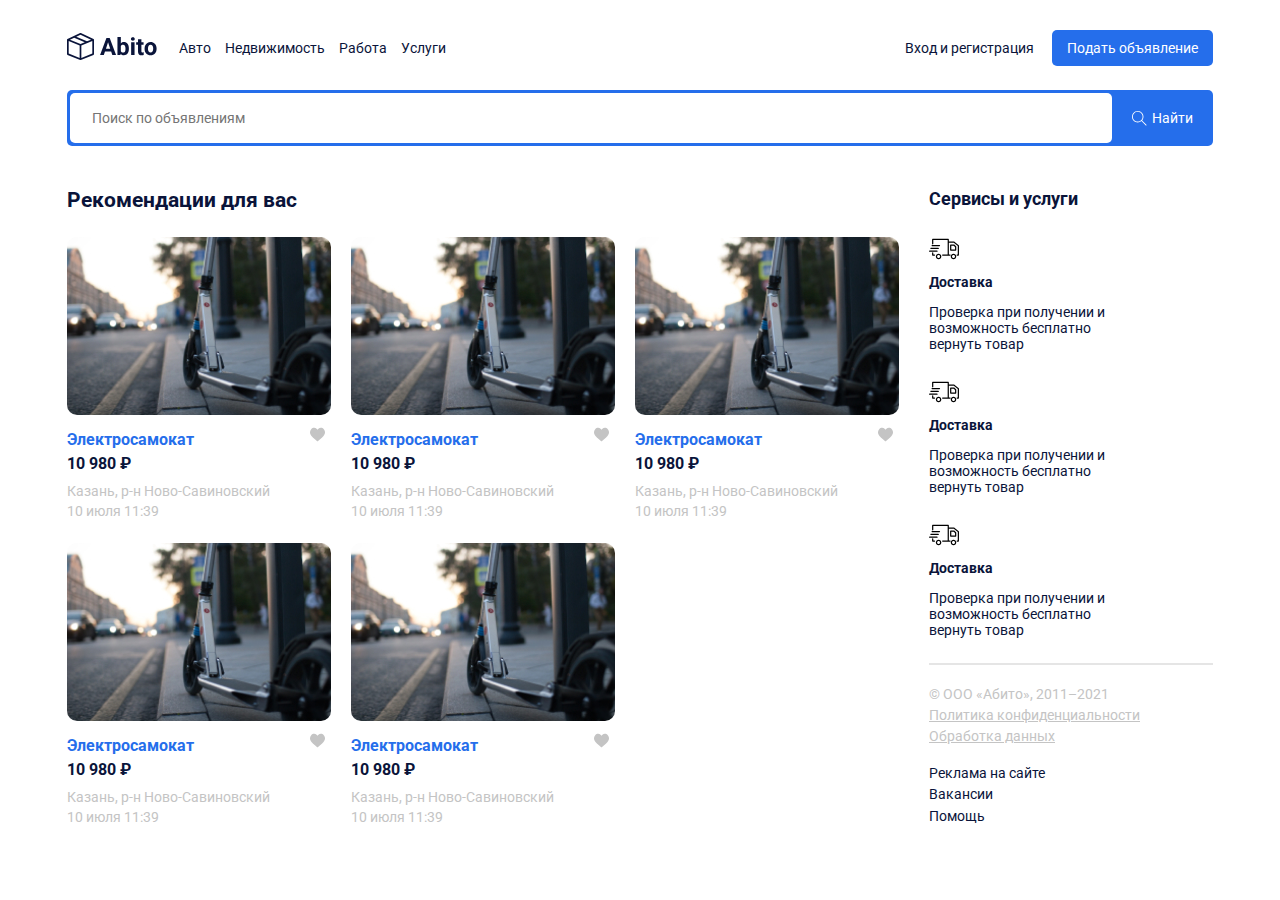
<file: index.html>
<!DOCTYPE html>
<html lang="en">
<head>
	<meta charset="UTF-8">
	<meta http-equiv="X-UA-Compatible" content="IE=edge">
	<meta name="viewport" content="width=device-width, initial-scale=1.0">
	<title>Abito - доска объявлений</title>
	<link rel="stylesheet" href="css/normalize.css">
	<link rel="stylesheet" href="css/style.css">
	<!-- шрифты google fonts -->
	<link rel="preconnect" href="https://fonts.googleapis.com">
	<link rel="preconnect" href="https://fonts.gstatic.com" crossorigin>
	<link href="https://fonts.googleapis.com/css2?family=Roboto:wght@400;700&display=swap" rel="stylesheet"> 
</head>
<body>
	<!-- шапка сайта -->
	<header class="header container">
		<div class="navbar">
			<a href="/index.html" class="logo">
				<img src="img/logo.svg" alt="logo: Abito" class="logo-image">
			</a>
			<div class="navbar-panel">
				<button class="close-menu">
					<svg class="close-menu" width="69" height="69" viewBox="0 0 69 69" fill="none" xmlns="http://www.w3.org/2000/svg">
					<path d="M1 0.5L34.75 34.25M68.5 68L34.75 34.25M34.75 34.25L1 68L68.5 0.5" stroke="black"/>
					</svg>
				</button>
				<nav class="navbar-menu">
				<!-- меню -->
				<ul class="menu">
					<!-- пункт меню -->
					<li class="menu-item">
						<!-- ссылка -->
						<a href="#" class="menu-link">Авто</a>
					</li>
					<li class="menu-item">
						<a href="#" class="menu-link">Недвижимость</a>
					</li>
					<li class="menu-item">
						<a href="#" class="menu-link">Работа</a>
					</li>
					<li class="menu-item">
						<a href="#" class="menu-link">Услуги</a>
					</li>
				</ul>
			</nav>
			<div class="button-group">
				<a href="#" class="button button-link">Вход и регистрация</a>
				<a href="#" class="button button-primary">Подать объявление</a>
			</div>
			<!-- /.button-group -->
			</div>
			<button class="menu-button">
				<svg width="30" height="30" viewBox="0 0 30 30" fill="none" xmlns="http://www.w3.org/2000/svg">
				<path d="M0.937476 9.37501H29.0624C29.58 9.37501 29.9999 8.95498 29.9999 8.43754C29.9999 7.92002 29.5799 7.50006 29.0624 7.50006H0.937476C0.419955 7.50006 0 7.92009 0 8.43754C0 8.95498 0.420033 9.37501 0.937476 9.37501Z" fill="black"/>
				<path d="M29.0624 14.0626H0.937476C0.419955 14.0626 0 14.4826 0 15C0 15.5175 0.420033 15.9375 0.937476 15.9375H29.0624C29.58 15.9375 29.9999 15.5175 29.9999 15C29.9999 14.4826 29.58 14.0626 29.0624 14.0626Z" fill="black"/>
				<path d="M29.0625 20.625H10.3125C9.79495 20.625 9.375 21.0451 9.375 21.5625C9.375 22.08 9.79503 22.5 10.3125 22.5H29.0625C29.58 22.5 29.9999 22.0799 29.9999 21.5625C30 21.045 29.58 20.625 29.0625 20.625Z" fill="black"/>
				</svg>
			</button>
		</div>
		<div class="search-panel">
			<input type="search" class="search-input" placeholder="Поиск по объявлениям">
			<button class="search-button">
				<svg class="search-icon" width="15" height="15" viewBox="0 0 15 15" fill="none" xmlns="http://www.w3.org/2000/svg">
					<g clip-path="url(#clip0)">
					<path d="M14.6506 14.0012L10.0862 9.43675C10.9465 8.43352 11.4706 7.13293 11.4706 5.71058C11.4706 2.54822 8.89765 -0.0247192 5.7353 -0.0247192C4.20353 -0.0247192 2.76265 0.571751 1.67824 1.6544C0.595589 2.73793 -0.000881376 4.17881 9.77541e-07 5.71058C9.77541e-07 8.87293 2.57294 11.4459 5.7353 11.4459C7.15765 11.4459 8.45912 10.9218 9.46235 10.0615L14.0268 14.6259L14.6506 14.0012ZM5.7353 10.5635C3.06 10.5635 0.882354 8.38675 0.882354 5.71058C0.881472 4.41352 1.38618 3.19499 2.30294 2.2791C3.21882 1.36234 4.43824 0.857634 5.7353 0.857634C8.41059 0.857634 10.5882 3.0344 10.5882 5.71058C10.5882 8.38587 8.41059 10.5635 5.7353 10.5635Z" fill="white"/>
					</g>
					<defs>
					<clipPath id="clip0">
					<rect width="15" height="15" fill="white"/>
					</clipPath>
					</defs>
				</svg>
				<span class="search-button-text">
					Найти
				</span>
			</button>
		</div>
		<!-- /.search-panel -->
	</header>
	<!--  -->
	<div class="page-content container">
		<!-- блок с объявлениями -->
		<main class="main">
			<h2 class="page-title">Рекомендации для вас</h2>
			<div class="cards">
				<div class="card">
					<a href="single.html" class="card-link">
						<img src="img/card-image.jpg" alt="photo" class="card-image">
					</a>
					<div class="card-header">
						<a href="single.html" class="card-link">
							<h3 class="card-title">Электросамокат</h3>
						</a>
						<button class="like">
							<img src="img/like.svg" alt="like" />
						</button>
					</div>
					<strong class="card-price">
						10 980 ₽
					</strong>
					<p class="card-text">Казань, р-н Ново-Савиновский</p>
					<p class="card-text">10 июля 11:39</p>
				</div>
				<div class="card">
					<a href="single.html" class="card-link">
						<img src="img/card-image.jpg" alt="photo" class="card-image">
					</a>
					<div class="card-header">
						<a href="single.html" class="card-link">
							<h3 class="card-title">Электросамокат</h3>
						</a>
						<button class="like">
							<img src="img/like.svg" alt="like" />
						</button>
					</div>
					<strong class="card-price">
						10 980 ₽
					</strong>
					<p class="card-text">Казань, р-н Ново-Савиновский</p>
					<p class="card-text">10 июля 11:39</p>
				</div>
				<div class="card">
					<a href="single.html" class="card-link">
						<img src="img/card-image.jpg" alt="photo" class="card-image">
					</a>
					<div class="card-header">
						<a href="single.html" class="card-link">
							<h3 class="card-title">Электросамокат</h3>
						</a>
						<button class="like">
							<img src="img/like.svg" alt="like" />
						</button>
					</div>
					<strong class="card-price">
						10 980 ₽
					</strong>
					<p class="card-text">Казань, р-н Ново-Савиновский</p>
					<p class="card-text">10 июля 11:39</p>
				</div>
				<div class="card">
					<a href="single.html" class="card-link">
						<img src="img/card-image.jpg" alt="photo" class="card-image">
					</a>
					<div class="card-header">
						<a href="single.html" class="card-link">
							<h3 class="card-title">Электросамокат</h3>
						</a>
						<button class="like">
							<img src="img/like.svg" alt="like" />
						</button>
					</div>
					<strong class="card-price">
						10 980 ₽
					</strong>
					<p class="card-text">Казань, р-н Ново-Савиновский</p>
					<p class="card-text">10 июля 11:39</p>
				</div>
				<div class="card">
					<a href="single.html" class="card-link">
						<img src="img/card-image.jpg" alt="photo" class="card-image">
					</a>
					<div class="card-header">
						<a href="single.html" class="card-link">
							<h3 class="card-title">Электросамокат</h3>
						</a>
						<button class="like">
							<img src="img/like.svg" alt="like" />
						</button>
					</div>
					<strong class="card-price">
						10 980 ₽
					</strong>
					<p class="card-text">Казань, р-н Ново-Савиновский</p>
					<p class="card-text">10 июля 11:39</p>
				</div>
			</div>
		</main>
		<!-- блок с навигацией -->
		<aside class="sidebar">
			<h4 class="page-title">Сервисы и услуги</h4>
			<div class="service">
				<img src="img/shipping.svg" alt="icon: shipping" class="service-image">
				<h5 class="service-title">Доставка</h5>
				<p class="service-text">Проверка при получении и возможность бесплатно вернуть товар</p>
			</div>
			<div class="service">
				<img src="img/shipping.svg" alt="icon: shipping" class="service-image">
				<h5 class="service-title">Доставка</h5>
				<p class="service-text">Проверка при получении и возможность бесплатно вернуть товар</p>
			</div>
			<div class="service">
				<img src="img/shipping.svg" alt="icon: shipping" class="service-image">
				<h5 class="service-title">Доставка</h5>
				<p class="service-text">Проверка при получении и возможность бесплатно вернуть товар</p>
			</div>
			<hr color="#E5E5E5" />
			<footer class="footer">
				<p class="footer-text">© ООО «Абито», 2011–2021</p>
				<ul class="footer-menu">
					<li class="footer-menu-item">
						<a href="#" class="footer-text">Политика конфиденциальности</a>
					</li>
					<li class="footer-menu-item">
						<a href="#" class="footer-text">Обработка данных</a>
					</li>
				</ul>
				<ul class="footer-menu">
					<li class="footer-menu-item">
						<a href="#" class="footer-link">Реклама на сайте</a>
					</li>
					<li class="footer-menu-item">
						<a href="#" class="footer-link">Вакансии</a>
					</li>
					<li class="footer-menu-item">
						<a href="#" class="footer-link">Помощь</a>
					</li>
				</ul>
			</footer>
		</aside>
	</div>
	<script src="https://unpkg.com/swiper/swiper-bundle.min.js"></script>
	<script src="js/main.js"></script>
</body>
</html>
</file>
<file: css/style.css>
body {
	font-family: 'Roboto', sans-serif;
	font-size: 14px;
	/* цвет текста */
	color: #0A143A;
}
.container {
	max-width: 1146px;
	/* выравнивание по середине */
	margin: auto;
}
.header {
	padding-top: 30px;
	padding-bottom: 30px;
	margin-bottom: 12px;
}
.navbar {
	display: flex; /* делаем гибкий блок */
	align-items: center; /* выравнивание элементов по центру*/
	justify-content: space-between; /* распределить элементы по краям */
	margin-bottom: 24px;
}
.navbar-panel {
	/* растягиваем на все свободное место */
	flex-grow: 1;
	/* сделать гибким */
	display: flex;
	/* выровнять по середине */
	align-items: center;

}
.navbar-menu {
	/* автоматический отступ справа */
	margin-right: auto;
}
.menu {
	/* отключаем точки в списке */
	list-style: none;
	/* обнуляем отступы */
	margin: 0;
	padding-left: 22px;
	padding-right: 22px;
	display: flex;
}
/* для всех пунктов меню кроме последнего */
.menu-item:not(:last-child) {
	margin-right: 14px;
}
.menu-link {
	text-decoration: none;
	/* наследуем цвет родителя */
	color: inherit;
}
.button {
	text-decoration: none;
	display: inline-block;
	/* отступ сверху-снизу 10, по краям - 15 */
	padding: 10px 15px;
	cursor: pointer;
}
.button-link {
	color: inherit;
}
.button-primary {
	background: #256EEB;
	border-radius: 5px;
	color: #fff;
}
.search-panel {
	height: 50px;
	background: #256EEB;
	border-radius: 5px;
	display: flex;
	padding: 3px;
}
.search-input {
	/* растягиваем на все свободное место */
	flex-grow: 1;
	background: #FFFFFF;
	border-radius: 5px;
	/* отключаем обводку */
	border: none;
	padding-left: 22px;
	padding-right: 22px;
}
.search-button {
	background: #256EEB;
	/* отключаем обводку */
	border: none;
	color: #fff;
	padding-left: 20px;
	padding-right: 17px;
	display: flex;
	align-items: center;
}
.search-button-text {
	margin-left: 5px;
}
.page-content {
	/* верстка колонками (12 шт) */
	display: grid;
	grid-template-columns: 9fr 3fr;
	grid-column-gap: 10px;
}
.card-image {
	border-radius: 10px;
	width: 264px;
	height: 178px;
	object-fit: cover;
}
.cards {
	display: flex;
	/* если блоки не помещаются, то они переносятся на новую строку */
	flex-wrap: wrap;
	justify-content: start;
}
.card {
	margin-bottom: 20px;
	margin-right: 20px;
}
.card-title {
	font-size: 16px;
	line-height: 19px;
	color: #256EEB;
	margin-top: 12px;
	margin-bottom: 5px;
}
.card-header {
	display: flex;
	justify-content: space-between;
	align-items: center;
}
.card-link {
	text-decoration: none;
}
.like {
	background-color: #fff;
	border: none;
	cursor: pointer;
	margin-left: 15px;
}
.card-price {
	font-size: 16px;
	line-height: 19px;
	margin-bottom: 10px;
	display: block;
}
.card-text {
	font-size: 14px;
	line-height: 16px;
	color: #C4C4C4;
	margin-bottom: 4px;
	margin-top: 0;
}
.sidebar .page-title {
	font-size: 18px;
	line-height: 21px;
}
.service {
	margin-bottom: 25px;
}
.service-title {
	font-weight: bold;
	font-size: 14px;
	line-height: 16px;
	color: #0A143A;
	margin-top: 7px;
	margin-bottom: 5px;
}
.service-text {
	font-size: 14px;
	line-height: 16px;
	color: #0A143A;
	max-width: 217px;
}
.footer-text {
	display: inline-block;
	font-size: 14px;
	line-height: 16px;
	color: #C4C4C4;
	margin-bottom: 5px;
}
.footer-menu {
	margin: 0;
	padding: 0;
	list-style: none;
	margin-bottom: 16px;
}
.footer-link {
	color:inherit;
	text-decoration: none;
	display: inline-block;
	margin-bottom: 5px;
}
.content {
	max-width: 460px;
	margin-right: 30px;
}
.main-single {
	display: flex;
	align-items: flex-start;
}
.swiper-container {
	width: 100%;
	height: 300px;
	margin-left: auto;
	margin-right: auto;
  }

  .swiper-slide {
	background-size: cover;
	background-position: center;
  }

  .mySwiper2 {
	width: 100%;
	border-radius: 10px;
  }

  .mySwiper {
	height: 20%;
	box-sizing: border-box;
	padding: 10px 0;
  }

  .mySwiper .swiper-slide {
	width: 25%;
	height: 100%;
	opacity: 0.4;
	border-radius: 10px;
  }

  .mySwiper .swiper-slide-thumb-active {
	opacity: 1;
  }

  .swiper-slide img {
	display: block;
	width: 100%;
	height: 100%;
	object-fit: cover;
	border-radius: 3px;
  }
.content-text {
	font-size: 14px;
	line-height: 140%;
	color: #0A143A;
}
.single-price {
	font-size: 24px;
	line-height: 28px;
	margin-top: 0;
	margin-bottom: 25px;
	display: block;
}
.page-title {
	margin-top: 0;
	margin-bottom: 25px;
}
.author {
	min-width: 264px;
}
.author-wrapper {
	display: flex;
	align-items: center;
	justify-content: space-between;
	margin-top: 25px;
	margin-bottom: 30px;
}
.author-avatar {
	width: 50px;
	height: 50px;
	/* чтобы картинка не растягивалась */
	object-fit: cover;
	border-radius: 50%;
}
.author-name {
	font-weight: bold;
	font-size: 14px;
	line-height: 16px;
	display: block;
	margin-bottom: 4px;
}
.rating {
	margin-bottom: 5px;
}
.rating-counter {
	margin-left: 10px;
	opacity: 0.5;
}
.author-status {
	font-size: 12px;
	line-height: 14px;
	color: #0A143A;
}
.button-block {
	display: block;
	width: 100%;
	height: 54px;
	margin-bottom: 14px;
	border: none;
}
.button-success {
	background: #14B4BE;
	border-radius: 5px;
	color: #fff;
}
.menu-button {
	background-color: #fff;
	border: none;
	cursor: pointer;
	display: none;
}
.close-menu {
	display: none;
}
@media (max-width: 1200px) {
	.container {
		max-width: 960px;
	}
	.card {
		width: 45%;
	}
	.card-image { 
		width: 100%;
		height: 200px;
	}
}
@media (max-width: 992px) {
	.container {
		max-width: 740px;
	}
	.card-image {
		height: 150px;
	}
}
@media (max-width: 768px) {
	.container {
		max-width: 560px;
	}
	.card {
		width: 100%;
	}
	.page-content {
		grid-template-columns: 8fr 4fr;;
	}
	.menu-button {
		display: block;
	}
	.close-menu {
		display: block;
		position: absolute;
		right: 30px;
		top: 30px;
		cursor: pointer;
		background-color: #fff;
		border: none;
		width: 25px;
	}
	.navbar-panel {
		position: fixed;
		right: 0;
		top: 0;
		width: 100%;
		height: 100%;
		background-color: #fff;
		z-index: 9;
		/* выстроить дочерние элементы в столбец */
		flex-direction: column;
		align-items: center;
		justify-content: center;
		transform: transform 0.2s, opacity 0.2s;
		/* уберем меню в сторону */
		transform: translateX(-100%);
		opacity: 0;
	}
	.is-open {
		transform: translateX(0%);
		opacity: 1;
	}
	.navbar-menu {
		margin-left: auto;
	}
	.menu {
		flex-direction: column;
		align-items: center;
		justify-content: center;
	}
	.menu-item:not(:last-child) {
		margin-right: 0;
		margin-bottom: 10px;
	}
	.button-group {
		display: flex;
		flex-direction: column;
	}
}
@media (max-width: 576px) {
	.container {
		max-width: 90%;
	}
	.page-content {
		grid-template-columns: 12fr;
	}
	.card-image {
		height: 250px;
	}
	.card {
		margin-right: 0;
	}
	.search-button-text {
		display: none;
	}
}
</file>
